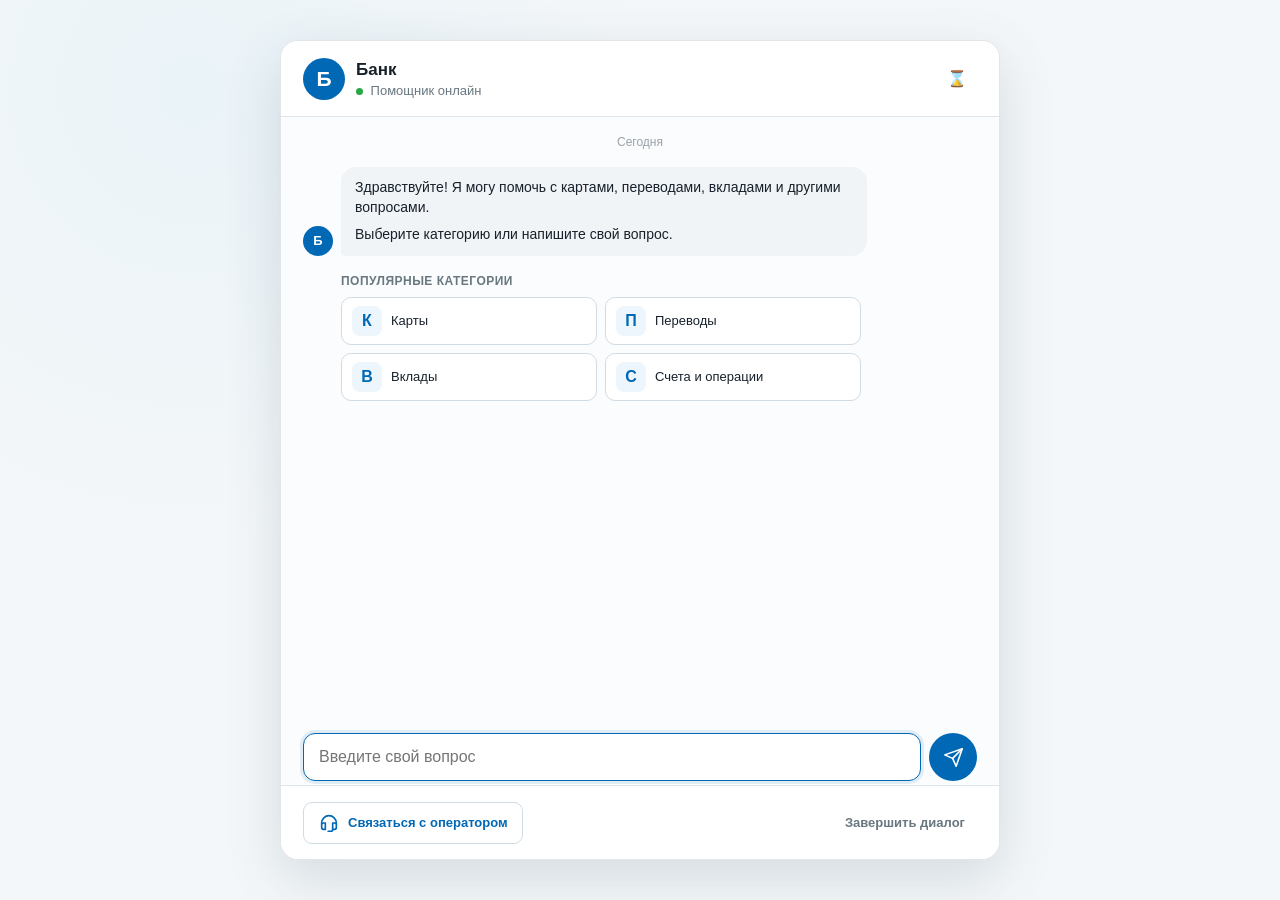
<file: index.html>
<!doctype html>
<html lang="ru">
  <head>
    <meta charset="UTF-8" />
    <meta name="viewport" content="width=device-width, initial-scale=1.0" />
    <title>Банк — чат-помощник</title>
    <link rel="stylesheet" href="styles.css" />
  </head>
  <body>
    <a class="skip-link" href="#chatBody">Перейти к диалогу</a>
    <main class="chat-app" aria-label="Чат-помощник банка">
      <header class="chat-header">
        <div class="bank-brand">
          <div class="bank-logo" aria-hidden="true">Б</div>
          <div>
            <h1>Банк</h1>
            <p><span class="status-dot"></span> Помощник онлайн</p>
          </div>
        </div>
        <div class="header-actions">
          <button class="icon-button" id="historyButton" type="button" title="История диалогов" aria-label="История диалогов">⌛</button>
          <button class="icon-button" id="analyticsButton" data-admin-only hidden type="button" title="Аналитика" aria-label="Аналитика">📊</button>
          <a class="icon-button test-link" data-admin-only hidden href="test.html" title="Тестирование" aria-label="Открыть тестирование">✓</a>
          <span class="admin-badge" data-admin-only hidden>Администратор</span>
          <button class="admin-exit-button" id="adminExitButton" data-admin-only hidden type="button">Выйти</button>
          <button class="icon-button" id="restartButton" data-admin-only hidden type="button" title="Начать заново" aria-label="Начать заново">
            <svg viewBox="0 0 24 24" aria-hidden="true">
              <path d="M20 11a8.1 8.1 0 1 1-2.4-5.7L20 7.7M20 3v4.7h-4.7" />
            </svg>
          </button>
        </div>
      </header>

      <section class="chat-body" id="chatBody" aria-live="polite">
        <div class="chat-date">Сегодня</div>
        <div class="message-row bot-row">
          <div class="bot-avatar" aria-hidden="true">Б</div>
          <div class="message bot-message">
            <p>Здравствуйте! Я могу помочь с картами, переводами, вкладами и другими вопросами.</p>
            <p>Выберите категорию или напишите свой вопрос.</p>
          </div>
        </div>

        <div class="starter-panel" id="starterPanel">
          <p class="section-label">Популярные категории</p>
          <div class="category-grid" id="categoryGrid"></div>
        </div>
      </section>

      <form class="persistent-search" id="searchForm">
        <div class="search-controls">
          <label class="search-box" for="searchInput">
            <input id="searchInput" type="text" placeholder="Введите свой вопрос" autocomplete="off" aria-label="Введите свой вопрос" />
          </label>
          <button class="search-submit" type="submit" aria-label="Отправить вопрос" title="Отправить вопрос">
            <svg viewBox="0 0 24 24" aria-hidden="true">
              <path d="M22 2 11 13" />
              <path d="m22 2-7 20-4-9-9-4Z" />
            </svg>
          </button>
        </div>
      </form>

      <footer class="chat-footer">
        <button class="operator-button" id="operatorButton" type="button">
          <svg viewBox="0 0 24 24" aria-hidden="true">
            <path d="M4 13v-1a8 8 0 0 1 16 0v1M4 13v4a2 2 0 0 0 2 2h2v-7H6a2 2 0 0 0-2 2Zm16 0v4a2 2 0 0 1-2 2h-2v-7h2a2 2 0 0 1 2 2ZM16 19c0 1.1-.9 2-2 2h-3" />
          </svg>
          Связаться с оператором
        </button>
        <button class="end-button" id="endButton" type="button">Завершить диалог</button>
      </footer>
    </main>

    <div class="modal-backdrop" id="operatorModal" hidden>
      <section class="modal" role="dialog" aria-modal="true" aria-labelledby="operatorTitle">
        <button class="modal-close" id="closeModal" type="button" aria-label="Закрыть">×</button>
        <div class="operator-icon" aria-hidden="true">
          <svg viewBox="0 0 24 24">
            <path d="M4 13v-1a8 8 0 0 1 16 0v1M4 13v4a2 2 0 0 0 2 2h2v-7H6a2 2 0 0 0-2 2Zm16 0v4a2 2 0 0 1-2 2h-2v-7h2a2 2 0 0 1 2 2Z" />
          </svg>
        </div>
        <h2 id="operatorTitle">Перейти к оператору?</h2>
        <p>Оператор ответит вам в течение <strong>≈ 5 минут</strong>. Бот может помочь быстрее — без ожидания оператора. При необходимости вы всегда сможете обратиться к сотруднику. История переписки сохранится.</p>
        <div class="modal-actions">
          <button class="secondary-button" id="stayWithBot" type="button">Остаться с ботом</button>
          <button class="primary-button" id="confirmOperator" type="button">Перейти</button>
        </div>
      </section>
    </div>

    <div class="toast" id="toast" role="status" aria-live="polite"></div>

    <div class="modal-backdrop" id="historyModal" hidden>
      <section class="modal wide-modal" role="dialog" aria-modal="true" aria-labelledby="historyTitle">
        <button class="modal-close" data-close-modal="historyModal" type="button" aria-label="Закрыть">×</button>
        <h2 id="historyTitle">История диалогов</h2>
        <div class="history-list" id="historyList"></div>
        <div class="modal-actions single-action">
          <button class="secondary-button" id="clearHistory" type="button">Очистить историю</button>
        </div>
      </section>
    </div>

    <div class="modal-backdrop" id="analyticsModal" hidden>
      <section class="modal wide-modal" role="dialog" aria-modal="true" aria-labelledby="analyticsTitle">
        <button class="modal-close" data-close-modal="analyticsModal" type="button" aria-label="Закрыть">×</button>
        <h2 id="analyticsTitle">Аналитика прототипа</h2>
        <div class="analytics-grid" id="analyticsGrid"></div>
        <div class="modal-actions single-action">
          <button class="primary-button" id="exportAnalytics" type="button">Экспорт в CSV</button>
        </div>
      </section>
    </div>

    <script src="search-core.js"></script>
    <script src="script.js"></script>
  </body>
</html>
</file>
<file: styles.css>
:root {
  --blue: #0068b4;
  --blue-dark: #00558f;
  --blue-pale: #edf6fc;
  --ink: #17212b;
  --muted: #687780;
  --line: #dde5ea;
  --surface: #ffffff;
  --bot: #f1f4f6;
  --danger: #a32929;
}

* {
  box-sizing: border-box;
}

body {
  margin: 0;
  min-height: 100vh;
  display: grid;
  place-items: center;
  background:
    radial-gradient(circle at 15% 10%, #eaf3f8 0, transparent 28rem),
    #f4f7f9;
  color: var(--ink);
  font-family: Inter, "Segoe UI", Arial, sans-serif;
}

button,
input {
  font: inherit;
}

button {
  cursor: pointer;
}

[hidden] {
  display: none !important;
}

.skip-link {
  position: fixed;
  left: 12px;
  top: -60px;
  z-index: 100;
  padding: 10px 14px;
  border-radius: 8px;
  background: #17212b;
  color: white;
}

.skip-link:focus {
  top: 12px;
}

:focus-visible {
  outline: 3px solid #f0a500;
  outline-offset: 3px;
}

.chat-app {
  width: min(720px, calc(100vw - 32px));
  height: min(820px, calc(100vh - 32px));
  min-height: 560px;
  display: grid;
  grid-template-rows: auto minmax(0, 1fr) auto auto;
  overflow: hidden;
  background: var(--surface);
  border: 1px solid rgba(30, 55, 70, 0.12);
  border-radius: 18px;
  box-shadow: 0 18px 55px rgba(45, 77, 95, 0.16);
}

.chat-header {
  height: 76px;
  display: flex;
  align-items: center;
  justify-content: space-between;
  padding: 0 22px;
  border-bottom: 1px solid var(--line);
  background: var(--surface);
}

.header-actions {
  display: flex;
  align-items: center;
  gap: 3px;
}

.admin-badge {
  padding: 6px 9px;
  border-radius: 999px;
  background: #fff5d6;
  color: #7a5200;
  font-size: 11px;
  font-weight: 700;
}

.admin-exit-button {
  min-height: 34px;
  padding: 0 9px;
  border: 1px solid var(--line);
  border-radius: 8px;
  background: #fff;
  color: var(--muted);
  font-size: 12px;
}

.test-link {
  display: grid;
  place-items: center;
  text-decoration: none;
  font-weight: 800;
}

.bank-brand {
  display: flex;
  align-items: center;
  gap: 11px;
}

.bank-logo,
.bot-avatar {
  display: grid;
  place-items: center;
  border-radius: 50%;
  color: white;
  background: var(--blue);
  font-weight: 800;
}

.bank-logo {
  width: 42px;
  height: 42px;
  font-size: 21px;
}

.bank-brand h1 {
  margin: 0 0 3px;
  font-size: 17px;
}

.bank-brand p {
  margin: 0;
  color: var(--muted);
  font-size: 13px;
}

.status-dot {
  display: inline-block;
  width: 7px;
  height: 7px;
  margin-right: 4px;
  border-radius: 50%;
  background: #28a745;
}

.icon-button,
.modal-close {
  border: 0;
  background: transparent;
  color: var(--muted);
}

.icon-button {
  width: 40px;
  height: 40px;
  display: grid;
  place-items: center;
  border-radius: 50%;
}

.icon-button:hover {
  background: var(--bot);
}

.icon-button svg,
.operator-button svg,
.search-box svg,
.operator-icon svg {
  width: 22px;
  fill: none;
  stroke: currentColor;
  stroke-width: 1.8;
  stroke-linecap: round;
  stroke-linejoin: round;
}

.chat-body {
  overflow-y: auto;
  padding: 18px 22px 24px;
  background: #fbfcfd;
  scroll-behavior: smooth;
}

.chat-date {
  margin: 0 0 18px;
  color: #98a2a8;
  text-align: center;
  font-size: 12px;
}

.message-row {
  display: flex;
  align-items: flex-end;
  gap: 8px;
  margin: 10px 0;
}

.user-row {
  justify-content: flex-end;
}

.bot-avatar {
  flex: 0 0 30px;
  width: 30px;
  height: 30px;
  font-size: 13px;
}

.message {
  max-width: 78%;
  padding: 11px 14px;
  border-radius: 15px;
  line-height: 1.42;
  font-size: 14px;
}

.message p {
  margin: 0;
}

.message p + p {
  margin-top: 7px;
}

.bot-message {
  border-bottom-left-radius: 4px;
  background: var(--bot);
}

.user-message {
  border-bottom-right-radius: 4px;
  background: var(--blue);
  color: white;
}

.starter-panel {
  margin: 12px 0 0 38px;
  max-width: 520px;
}

.search-box {
  height: 48px;
  display: flex;
  align-items: center;
  gap: 9px;
  padding: 0 13px;
  border: 1px solid var(--line);
  border-radius: 12px;
  background: white;
  color: #86949b;
  transition: border-color 0.15s, box-shadow 0.15s;
}

.search-controls {
  display: flex;
  align-items: stretch;
  gap: 8px;
}

.search-controls .search-box {
  flex: 1;
  min-width: 0;
}

.search-submit {
  width: 48px;
  min-width: 48px;
  display: grid;
  place-items: center;
  padding: 0;
  border: 0;
  border-radius: 50%;
  background: var(--blue);
  color: #fff;
}

.search-submit svg {
  width: 21px;
  height: 21px;
  fill: none;
  stroke: currentColor;
  stroke-width: 1.8;
  stroke-linecap: round;
  stroke-linejoin: round;
}

.search-submit:hover {
  background: var(--blue-dark);
}

.persistent-search {
  padding: 10px 22px 4px;
  background: #fbfcfd;
}

.search-box:focus-within {
  border-color: var(--blue);
  box-shadow: 0 0 0 3px rgba(0, 104, 180, 0.10);
}

.search-box svg {
  flex: 0 0 20px;
}

.search-box input {
  width: 100%;
  border: 0;
  outline: 0;
  color: var(--ink);
  background: transparent;
}

.section-label {
  margin: 18px 0 9px;
  color: var(--muted);
  font-size: 12px;
  font-weight: 700;
  text-transform: uppercase;
  letter-spacing: 0.04em;
}

.category-grid,
.option-grid {
  display: grid;
  grid-template-columns: repeat(2, minmax(0, 1fr));
  gap: 8px;
}

.category-button,
.option-button,
.action-button,
.back-button {
  min-height: 44px;
  border: 1px solid #cfdce4;
  border-radius: 10px;
  background: white;
  color: var(--ink);
  text-align: left;
  font-size: 13px;
  transition: 0.15s;
}

.category-button {
  display: flex;
  align-items: center;
  gap: 9px;
  padding: 8px 10px;
}

.category-button:hover,
.option-button:hover,
.action-button:hover,
.back-button:hover {
  border-color: var(--blue);
  background: var(--blue-pale);
  color: var(--blue-dark);
}

.category-icon {
  width: 30px;
  height: 30px;
  display: grid;
  place-items: center;
  flex: 0 0 30px;
  border-radius: 8px;
  background: var(--blue-pale);
  color: var(--blue);
  font-size: 16px;
  font-weight: 800;
}

.option-button,
.action-button,
.back-button {
  padding: 9px 12px;
}

.options-block {
  margin: 12px 0 10px 38px;
  max-width: 520px;
}

.action-row {
  display: flex;
  flex-wrap: wrap;
  gap: 8px;
  margin-top: 8px;
}

.action-button.primary-action {
  border-color: var(--blue);
  background: var(--blue);
  color: white;
}

.back-button {
  color: var(--blue);
  background: transparent;
  border-style: dashed;
}

.chat-footer {
  min-height: 74px;
  display: flex;
  align-items: center;
  justify-content: space-between;
  gap: 10px;
  padding: 12px 22px;
  border-top: 1px solid var(--line);
  background: white;
}

.wide-modal {
  width: min(620px, 100%);
  text-align: left;
}

.history-list {
  max-height: 420px;
  overflow-y: auto;
  margin: 16px 0;
}

.history-item {
  display: grid;
  gap: 5px;
  padding: 12px;
  border-bottom: 1px solid var(--line);
}

.history-item time {
  color: var(--muted);
  font-size: 12px;
}

.history-item p {
  margin: 3px 0 0;
  text-align: left;
}

.empty-state {
  text-align: center;
}

.analytics-grid {
  display: grid;
  grid-template-columns: repeat(3, minmax(0, 1fr));
  gap: 9px;
  margin: 16px 0;
}

.analytics-grid article {
  min-height: 92px;
  display: grid;
  place-items: center;
  align-content: center;
  gap: 5px;
  border: 1px solid var(--line);
  border-radius: 10px;
  background: var(--bot);
  text-align: center;
}

.analytics-grid strong {
  font-size: 28px;
  color: var(--blue);
}

.analytics-grid span {
  color: var(--muted);
  font-size: 12px;
}

.single-action {
  grid-template-columns: 1fr;
}

.ranked-option {
  display: flex;
  flex-direction: column;
  gap: 4px;
}

.ranked-option small {
  color: var(--muted);
  font-size: 11px;
}

body:not(.admin-mode) .ranked-option small {
  display: none;
}

.operator-button,
.end-button,
.primary-button,
.secondary-button {
  min-height: 42px;
  border-radius: 9px;
  font-weight: 700;
  font-size: 13px;
}

.operator-button {
  display: inline-flex;
  align-items: center;
  gap: 8px;
  padding: 0 14px;
  border: 1px solid #cfdce4;
  background: white;
  color: var(--blue);
}

.operator-button:hover {
  border-color: var(--blue);
  background: var(--blue-pale);
}

.end-button {
  padding: 0 12px;
  border: 0;
  background: transparent;
  color: var(--muted);
}

.end-button:hover {
  color: var(--danger);
}

.modal-backdrop {
  position: fixed;
  inset: 0;
  z-index: 10;
  display: grid;
  place-items: center;
  padding: 20px;
  background: rgba(20, 35, 45, 0.42);
  backdrop-filter: blur(3px);
}

.modal-backdrop[hidden] {
  display: none;
}

.modal {
  position: relative;
  width: min(420px, 100%);
  padding: 30px 26px 24px;
  border-radius: 16px;
  background: white;
  box-shadow: 0 20px 60px rgba(0, 0, 0, 0.22);
  text-align: center;
}

.modal-close {
  position: absolute;
  top: 8px;
  right: 10px;
  width: 34px;
  height: 34px;
  border-radius: 50%;
  font-size: 24px;
  line-height: 1;
}

.operator-icon {
  width: 54px;
  height: 54px;
  display: grid;
  place-items: center;
  margin: 0 auto 12px;
  border-radius: 50%;
  background: var(--blue-pale);
  color: var(--blue);
}

.operator-icon svg {
  width: 28px;
}

.modal h2 {
  margin: 0 0 8px;
  font-size: 20px;
}

.modal p {
  margin: 0 auto 20px;
  max-width: 330px;
  color: var(--muted);
  line-height: 1.5;
  font-size: 14px;
}

.modal-actions {
  display: grid;
  grid-template-columns: 1fr 1fr;
  gap: 9px;
}

.primary-button,
.secondary-button {
  border: 1px solid var(--blue);
  padding: 0 12px;
}

.primary-button {
  background: var(--blue);
  color: white;
}

.secondary-button {
  background: white;
  color: var(--blue);
}

.toast {
  position: fixed;
  left: 50%;
  bottom: 24px;
  z-index: 20;
  max-width: calc(100vw - 32px);
  transform: translate(-50%, 20px);
  padding: 11px 16px;
  border-radius: 8px;
  background: #26343d;
  color: white;
  font-size: 13px;
  opacity: 0;
  pointer-events: none;
  transition: 0.2s;
}

.toast.visible {
  transform: translate(-50%, 0);
  opacity: 1;
}

@media (max-width: 600px) {
  body {
    display: block;
  }

  .chat-app {
    width: 100vw;
    height: 100dvh;
    min-height: 480px;
    border: 0;
    border-radius: 0;
  }

  .chat-header,
  .chat-footer {
    padding-left: 14px;
    padding-right: 14px;
  }

  .persistent-search {
    padding: 10px 14px 4px;
  }

  .chat-body {
    padding-left: 14px;
    padding-right: 14px;
  }

  .starter-panel,
  .options-block {
    margin-left: 0;
  }

  .message {
    max-width: 86%;
  }

  .category-grid,
  .option-grid {
    grid-template-columns: 1fr;
  }

  .operator-button {
    font-size: 12px;
  }

  .end-button {
    font-size: 12px;
  }
}
</file>
